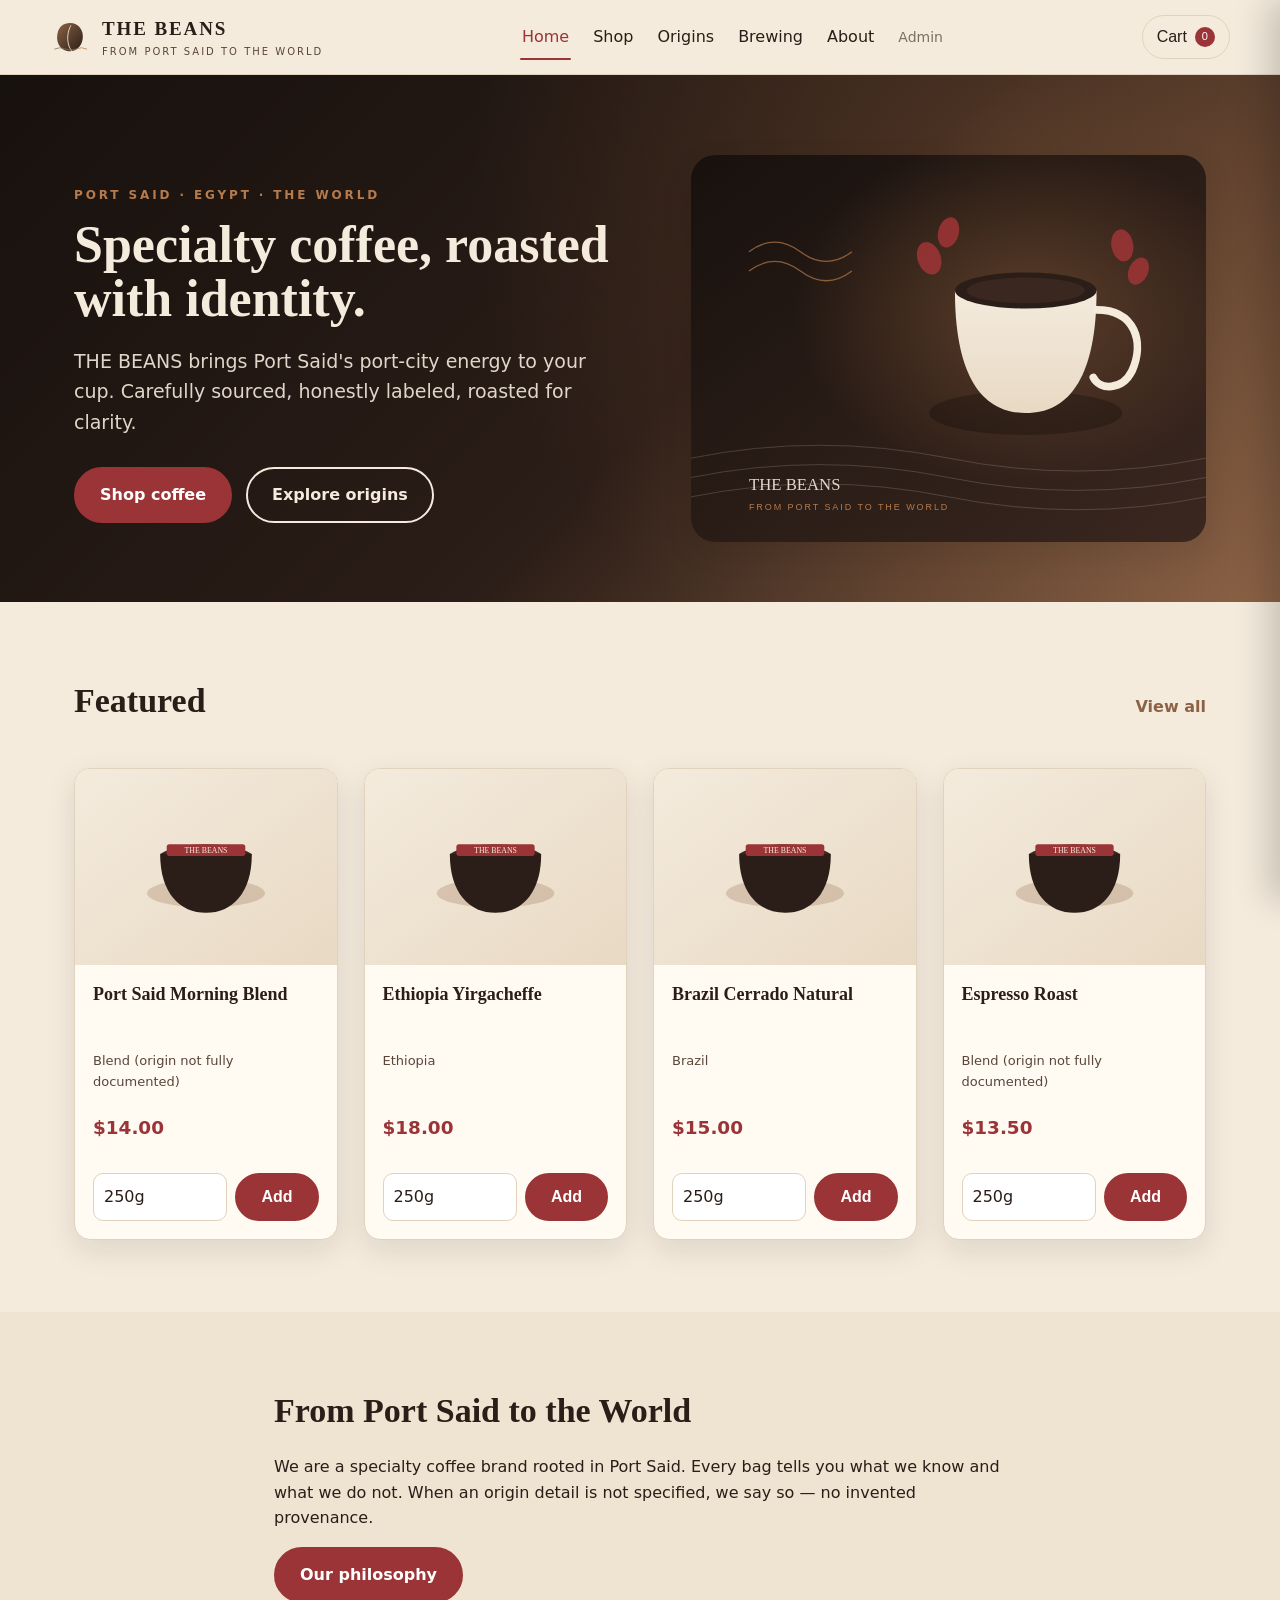
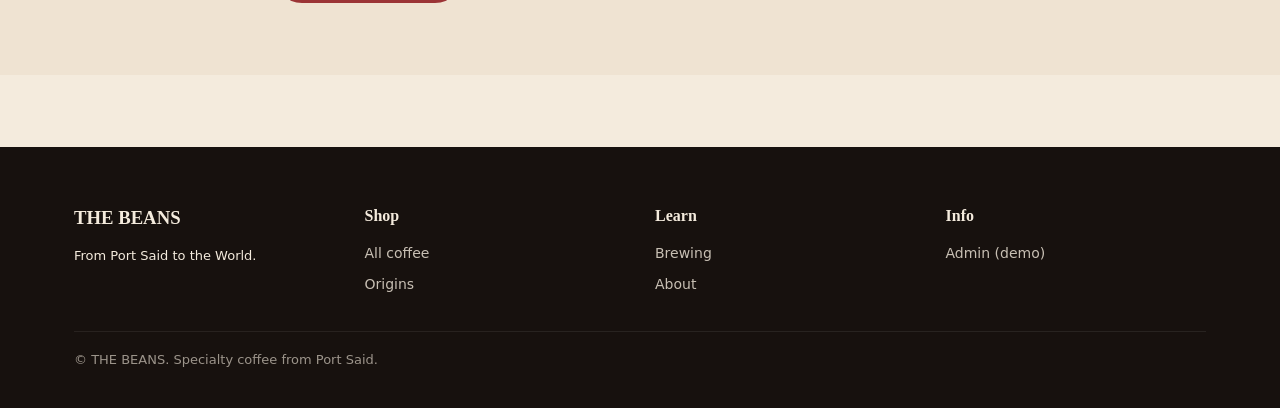
<file: index.html>
<!DOCTYPE html>
<html lang="en">
<head>
  <meta charset="utf-8">
  <meta name="viewport" content="width=device-width, initial-scale=1">
  <title>THE BEANS | Specialty Coffee from Port Said</title>
  <meta name="description" content="THE BEANS specialty coffee. From Port Said to the World.">
  <link rel="icon" href="favicon.svg" type="image/svg+xml">
  <link rel="stylesheet" href="assets/css/styles.css">
</head>
<body>
  <a class="skip-link" href="#main">Skip to content</a>
  <header class="site-header">
    <div class="container nav-row">
      <a class="brand" href="index.html"><img src="assets/images/logo.svg" width="40" height="40" alt="THE BEANS logo"><span><span class="brand-name">THE BEANS</span><span class="brand-tag">FROM PORT SAID TO THE WORLD</span></span></a>
      <button class="nav-toggle" aria-label="Toggle navigation"><span></span><span></span><span></span></button>
      <nav class="site-nav">
        <a href="index.html">Home</a>
        <a href="shop.html">Shop</a>
        <a href="origins.html">Origins</a>
        <a href="brewing.html">Brewing</a>
        <a href="about.html">About</a>
        <a class="nav-admin" href="admin.html">Admin</a>
      </nav>
      <button id="cart-btn" class="cart-btn" aria-label="Open cart">Cart <span id="cart-count" class="cart-count">0</span></button>
    </div>
  </header>
  <main id="main">
    <section class="hero">
      <div class="container hero-grid">
        <div class="hero-copy">
          <p class="eyebrow">PORT SAID · EGYPT · THE WORLD</p>
          <h1>Specialty coffee, roasted with identity.</h1>
          <p class="hero-lead">THE BEANS brings Port Said's port-city energy to your cup. Carefully sourced, honestly labeled, roasted for clarity.</p>
          <div class="hero-actions">
            <a class="btn btn-primary" href="shop.html">Shop coffee</a>
            <a class="btn btn-ghost" href="origins.html">Explore origins</a>
          </div>
        </div>
        <div class="hero-visual"><img src="assets/images/hero-illustration.svg" alt="THE BEANS brand illustration" width="800" height="600" loading="eager" decoding="async"></div>
      </div>
    </section>
    <section class="section">
      <div class="container">
        <div class="section-head"><h2>Featured</h2><a class="link" href="shop.html">View all</a></div>
        <div id="featured-grid" class="product-grid"></div>
      </div>
    </section>
    <section class="section alt">
      <div class="container narrow">
        <h2>From Port Said to the World</h2>
        <p>We are a specialty coffee brand rooted in Port Said. Every bag tells you what we know and what we do not. When an origin detail is not specified, we say so — no invented provenance.</p>
        <a class="btn btn-primary" href="about.html">Our philosophy</a>
      </div>
    </section>
  </main>
  <footer class="site-footer">
    <div class="container">
      <div class="footer-grid">
        <div><h3>THE BEANS</h3><p class="small">From Port Said to the World.</p></div>
        <div><h4>Shop</h4><a href="shop.html">All coffee</a><a href="origins.html">Origins</a></div>
        <div><h4>Learn</h4><a href="brewing.html">Brewing</a><a href="about.html">About</a></div>
        <div><h4>Info</h4><a href="admin.html">Admin (demo)</a></div>
      </div>
      <p class="footer-bottom">© THE BEANS. Specialty coffee from Port Said.</p>
    </div>
  </footer>
  <div id="drawer-backdrop" class="drawer-backdrop"></div>
  <aside id="cart-drawer" class="cart-drawer" aria-label="Shopping cart">
    <div class="cart-head"><h2>Cart</h2><button id="cart-close" class="icon-btn">Close</button></div>
    <div id="cart-items" class="cart-items"></div>
    <div class="cart-foot"><p class="cart-total" id="cart-total">$0.00</p><button class="btn btn-primary btn-block" onclick="alert('Checkout is not available in this static demo.')">Checkout</button></div>
  </aside>
  <script type="module" src="assets/js/main.js"></script>
</body>
</html>
</file>
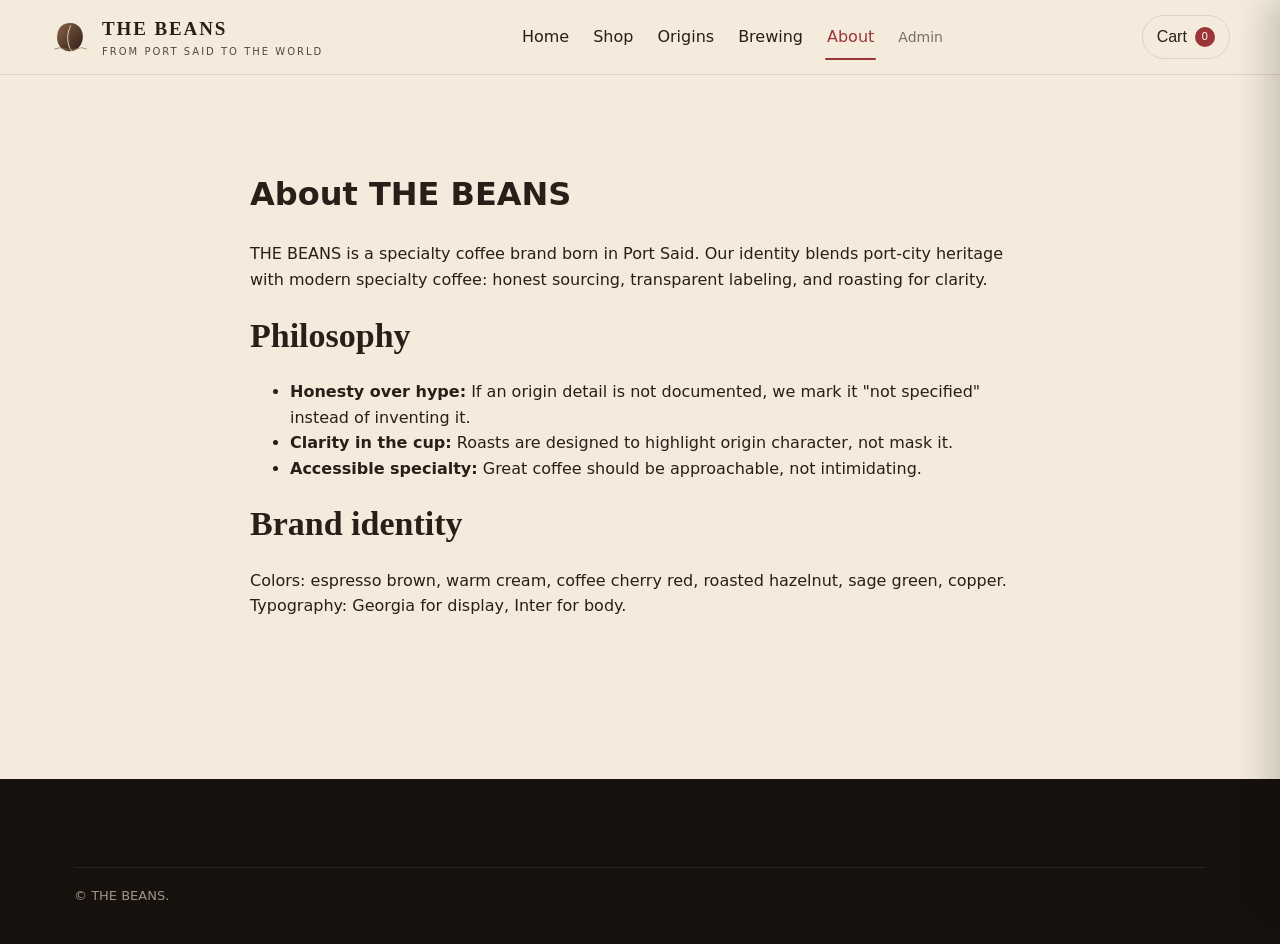
<file: about.html>
<!DOCTYPE html>
<html lang="en">
<head>
  <meta charset="utf-8">
  <meta name="viewport" content="width=device-width, initial-scale=1">
  <title>About | THE BEANS</title>
  <meta name="description" content="Learn about THE BEANS specialty coffee brand from Port Said.">
  <link rel="icon" href="favicon.svg" type="image/svg+xml">
  <link rel="stylesheet" href="assets/css/styles.css">
</head>
<body>
  <a class="skip-link" href="#main">Skip to content</a>
  <header class="site-header">
    <div class="container nav-row">
      <a class="brand" href="index.html"><img src="assets/images/logo.svg" width="40" height="40" alt="THE BEANS logo"><span><span class="brand-name">THE BEANS</span><span class="brand-tag">FROM PORT SAID TO THE WORLD</span></span></a>
      <button class="nav-toggle" aria-label="Toggle navigation"><span></span><span></span><span></span></button>
      <nav class="site-nav">
        <a href="index.html">Home</a>
        <a href="shop.html">Shop</a>
        <a href="origins.html">Origins</a>
        <a href="brewing.html">Brewing</a>
        <a href="about.html">About</a>
        <a class="nav-admin" href="admin.html">Admin</a>
      </nav>
      <button id="cart-btn" class="cart-btn" aria-label="Open cart">Cart <span id="cart-count" class="cart-count">0</span></button>
    </div>
  </header>
  <main id="main" class="container section narrow">
    <h1>About THE BEANS</h1>
    <p>THE BEANS is a specialty coffee brand born in Port Said. Our identity blends port-city heritage with modern specialty coffee: honest sourcing, transparent labeling, and roasting for clarity.</p>
    <h2>Philosophy</h2>
    <ul>
      <li><strong>Honesty over hype:</strong> If an origin detail is not documented, we mark it "not specified" instead of inventing it.</li>
      <li><strong>Clarity in the cup:</strong> Roasts are designed to highlight origin character, not mask it.</li>
      <li><strong>Accessible specialty:</strong> Great coffee should be approachable, not intimidating.</li>
    </ul>
    <h2>Brand identity</h2>
    <p>Colors: espresso brown, warm cream, coffee cherry red, roasted hazelnut, sage green, copper. Typography: Georgia for display, Inter for body.</p>
  </main>
  <footer class="site-footer"><div class="container"><p class="footer-bottom">© THE BEANS.</p></div></footer>
  <div id="drawer-backdrop" class="drawer-backdrop"></div>
  <aside id="cart-drawer" class="cart-drawer" aria-label="Shopping cart">
    <div class="cart-head"><h2>Cart</h2><button id="cart-close" class="icon-btn">Close</button></div>
    <div id="cart-items" class="cart-items"></div>
    <div class="cart-foot"><p class="cart-total" id="cart-total">$0.00</p><button class="btn btn-primary btn-block" onclick="alert('Checkout is not available in this static demo.')">Checkout</button></div>
  </aside>
  <script type="module" src="assets/js/main.js"></script>
</body>
</html>
</file>
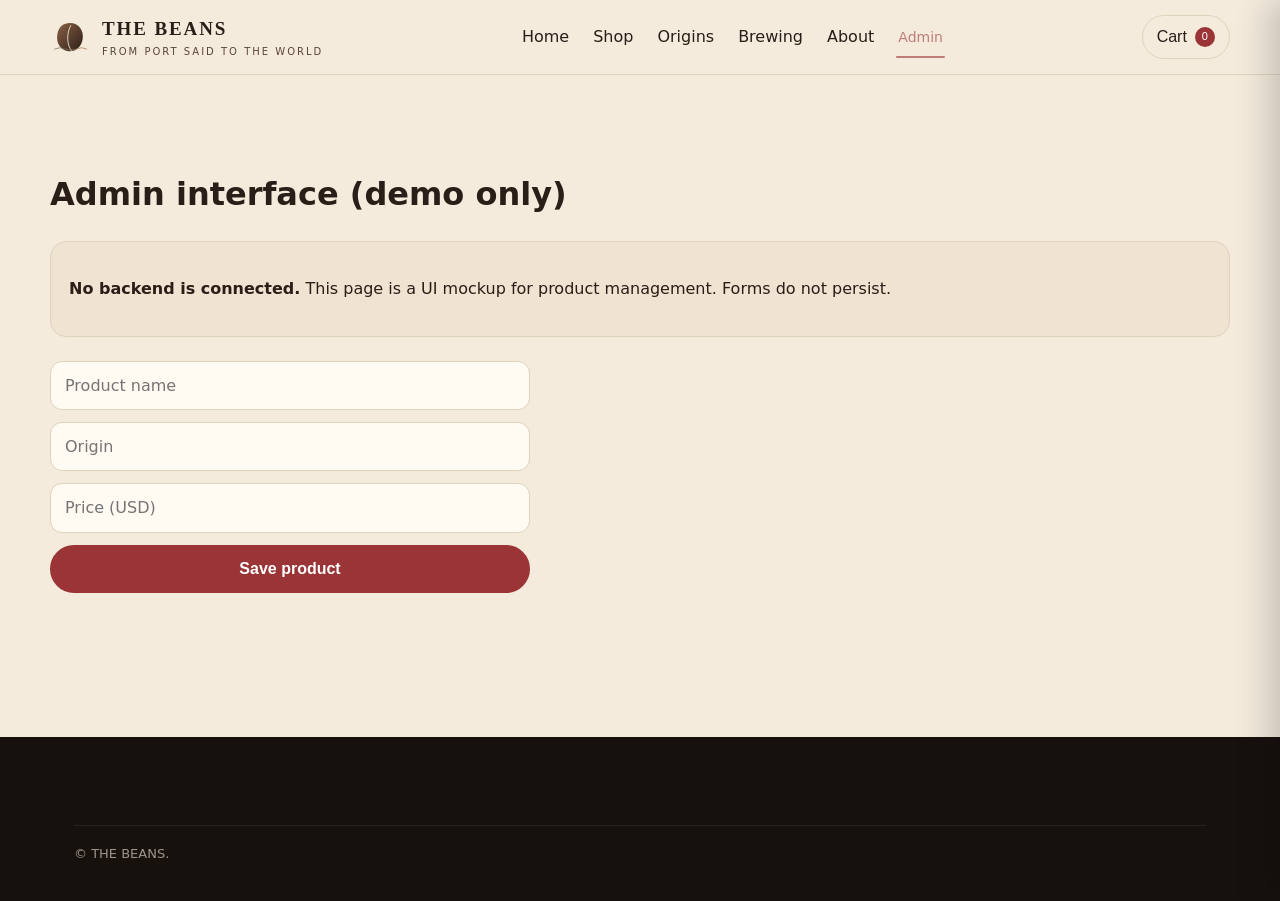
<file: admin.html>
<!DOCTYPE html>
<html lang="en">
<head>
  <meta charset="utf-8">
  <meta name="viewport" content="width=device-width, initial-scale=1">
  <title>Admin (Demo) | THE BEANS</title>
  <link rel="icon" href="favicon.svg" type="image/svg+xml">
  <link rel="stylesheet" href="assets/css/styles.css">
</head>
<body>
  <a class="skip-link" href="#main">Skip to content</a>
  <header class="site-header">
    <div class="container nav-row">
      <a class="brand" href="index.html"><img src="assets/images/logo.svg" width="40" height="40" alt="THE BEANS logo"><span><span class="brand-name">THE BEANS</span><span class="brand-tag">FROM PORT SAID TO THE WORLD</span></span></a>
      <button class="nav-toggle" aria-label="Toggle navigation"><span></span><span></span><span></span></button>
      <nav class="site-nav">
        <a href="index.html">Home</a>
        <a href="shop.html">Shop</a>
        <a href="origins.html">Origins</a>
        <a href="brewing.html">Brewing</a>
        <a href="about.html">About</a>
        <a class="nav-admin" href="admin.html">Admin</a>
      </nav>
      <button id="cart-btn" class="cart-btn" aria-label="Open cart">Cart <span id="cart-count" class="cart-count">0</span></button>
    </div>
  </header>
  <main id="main" class="container section">
    <h1>Admin interface (demo only)</h1>
    <div class="admin-note">
      <p><strong>No backend is connected.</strong> This page is a UI mockup for product management. Forms do not persist.</p>
    </div>
    <form style="margin-top:24px; display:grid; gap:12px; max-width:480px;">
      <input placeholder="Product name" aria-label="Product name">
      <input placeholder="Origin" aria-label="Origin">
      <input placeholder="Price (USD)" aria-label="Price">
      <button type="button" class="btn btn-primary" onclick="alert('Demo only: no backend connected.')">Save product</button>
    </form>
  </main>
  <footer class="site-footer"><div class="container"><p class="footer-bottom">© THE BEANS.</p></div></footer>
  <div id="drawer-backdrop" class="drawer-backdrop"></div>
  <aside id="cart-drawer" class="cart-drawer" aria-label="Shopping cart">
    <div class="cart-head"><h2>Cart</h2><button id="cart-close" class="icon-btn">Close</button></div>
    <div id="cart-items" class="cart-items"></div>
    <div class="cart-foot"><p class="cart-total" id="cart-total">$0.00</p><button class="btn btn-primary btn-block" onclick="alert('Checkout is not available in this static demo.')">Checkout</button></div>
  </aside>
  <script type="module" src="assets/js/main.js"></script>
</body>
</html>
</file>
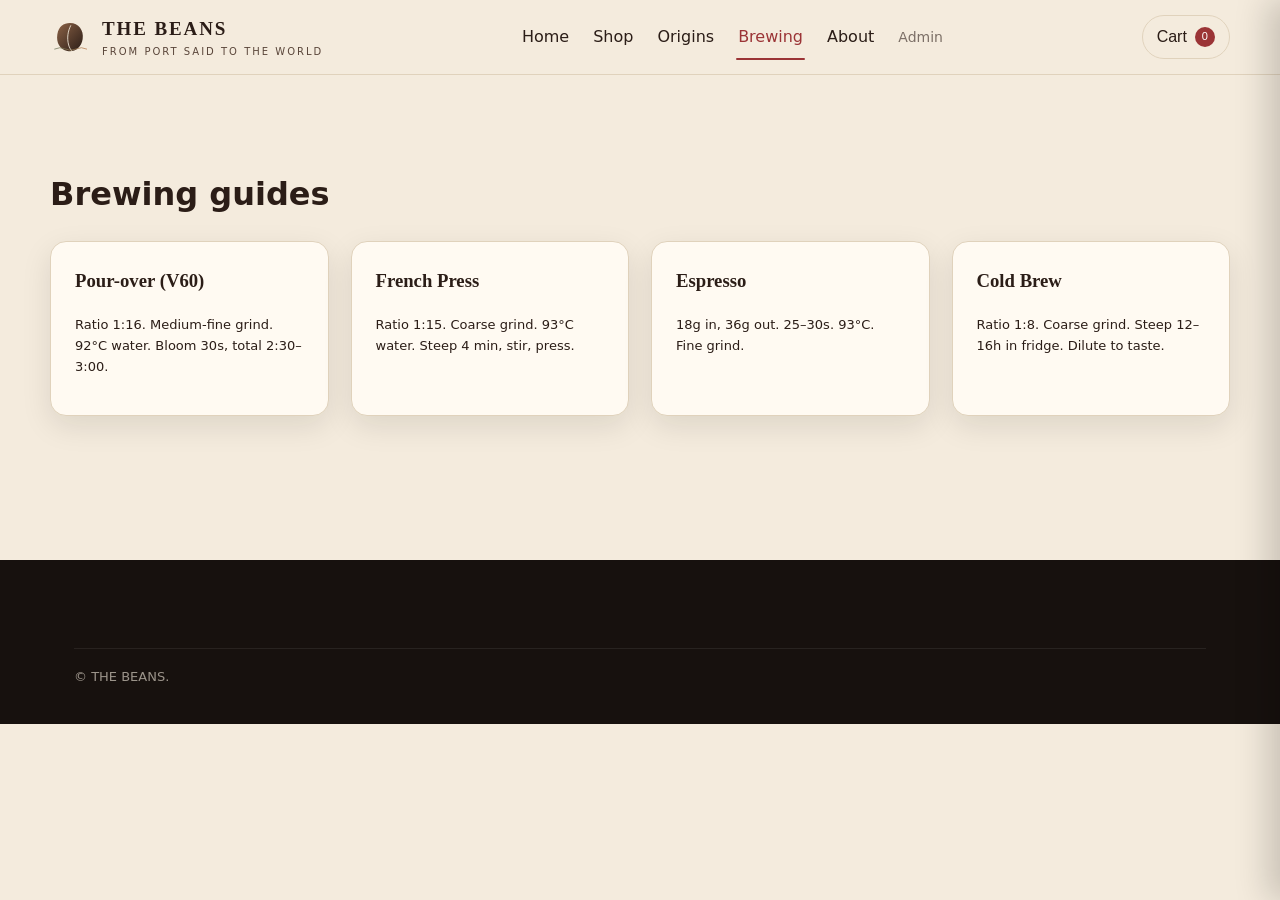
<file: brewing.html>
<!DOCTYPE html>
<html lang="en">
<head>
  <meta charset="utf-8">
  <meta name="viewport" content="width=device-width, initial-scale=1">
  <title>Brewing | THE BEANS</title>
  <meta name="description" content="Brewing guides for pour-over, French press, espresso and cold brew.">
  <link rel="icon" href="favicon.svg" type="image/svg+xml">
  <link rel="stylesheet" href="assets/css/styles.css">
</head>
<body>
  <a class="skip-link" href="#main">Skip to content</a>
  <header class="site-header">
    <div class="container nav-row">
      <a class="brand" href="index.html"><img src="assets/images/logo.svg" width="40" height="40" alt="THE BEANS logo"><span><span class="brand-name">THE BEANS</span><span class="brand-tag">FROM PORT SAID TO THE WORLD</span></span></a>
      <button class="nav-toggle" aria-label="Toggle navigation"><span></span><span></span><span></span></button>
      <nav class="site-nav">
        <a href="index.html">Home</a>
        <a href="shop.html">Shop</a>
        <a href="origins.html">Origins</a>
        <a href="brewing.html">Brewing</a>
        <a href="about.html">About</a>
        <a class="nav-admin" href="admin.html">Admin</a>
      </nav>
      <button id="cart-btn" class="cart-btn" aria-label="Open cart">Cart <span id="cart-count" class="cart-count">0</span></button>
    </div>
  </header>
  <main id="main" class="container section">
    <h1>Brewing guides</h1>
    <div class="brew-grid">
      <article class="brew-card"><h3>Pour-over (V60)</h3><p class="small">Ratio 1:16. Medium-fine grind. 92°C water. Bloom 30s, total 2:30–3:00.</p></article>
      <article class="brew-card"><h3>French Press</h3><p class="small">Ratio 1:15. Coarse grind. 93°C water. Steep 4 min, stir, press.</p></article>
      <article class="brew-card"><h3>Espresso</h3><p class="small">18g in, 36g out. 25–30s. 93°C. Fine grind.</p></article>
      <article class="brew-card"><h3>Cold Brew</h3><p class="small">Ratio 1:8. Coarse grind. Steep 12–16h in fridge. Dilute to taste.</p></article>
    </div>
  </main>
  <footer class="site-footer"><div class="container"><p class="footer-bottom">© THE BEANS.</p></div></footer>
  <div id="drawer-backdrop" class="drawer-backdrop"></div>
  <aside id="cart-drawer" class="cart-drawer" aria-label="Shopping cart">
    <div class="cart-head"><h2>Cart</h2><button id="cart-close" class="icon-btn">Close</button></div>
    <div id="cart-items" class="cart-items"></div>
    <div class="cart-foot"><p class="cart-total" id="cart-total">$0.00</p><button class="btn btn-primary btn-block" onclick="alert('Checkout is not available in this static demo.')">Checkout</button></div>
  </aside>
  <script type="module" src="assets/js/main.js"></script>
</body>
</html>
</file>
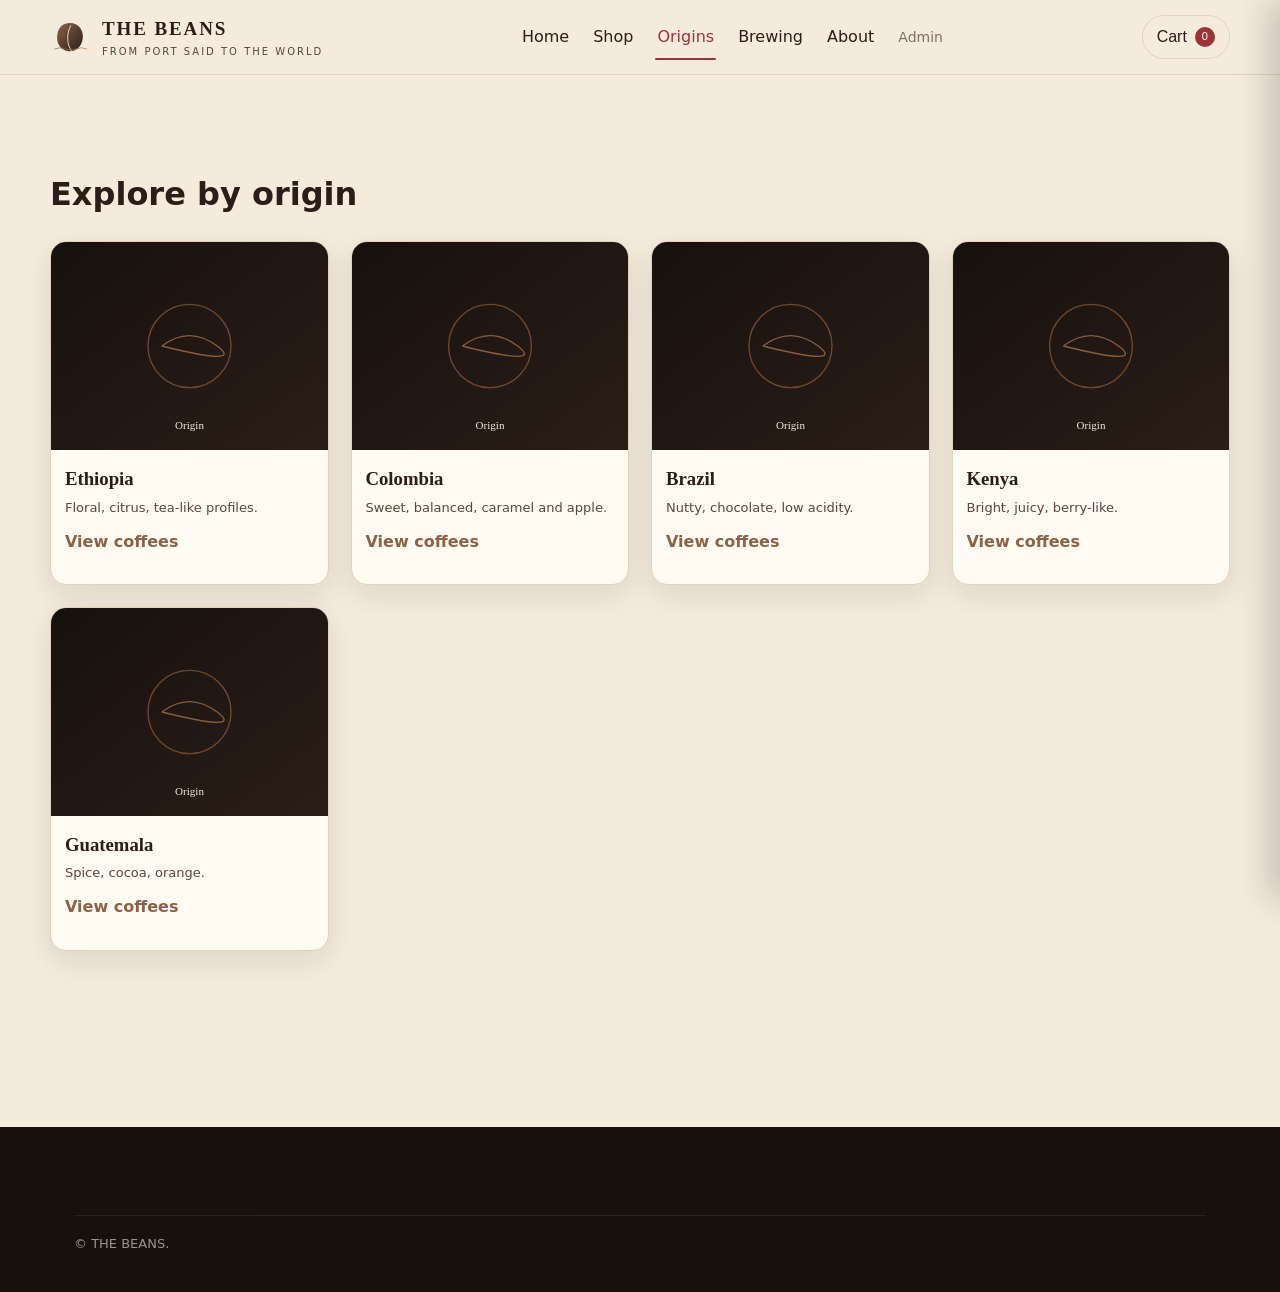
<file: origins.html>
<!DOCTYPE html>
<html lang="en">
<head>
  <meta charset="utf-8">
  <meta name="viewport" content="width=device-width, initial-scale=1">
  <title>Origins | THE BEANS</title>
  <meta name="description" content="Explore coffee origins: Ethiopia, Colombia, Brazil, Kenya, Guatemala.">
  <link rel="icon" href="favicon.svg" type="image/svg+xml">
  <link rel="stylesheet" href="assets/css/styles.css">
</head>
<body>
  <a class="skip-link" href="#main">Skip to content</a>
  <header class="site-header">
    <div class="container nav-row">
      <a class="brand" href="index.html"><img src="assets/images/logo.svg" width="40" height="40" alt="THE BEANS logo"><span><span class="brand-name">THE BEANS</span><span class="brand-tag">FROM PORT SAID TO THE WORLD</span></span></a>
      <button class="nav-toggle" aria-label="Toggle navigation"><span></span><span></span><span></span></button>
      <nav class="site-nav">
        <a href="index.html">Home</a>
        <a href="shop.html">Shop</a>
        <a href="origins.html">Origins</a>
        <a href="brewing.html">Brewing</a>
        <a href="about.html">About</a>
        <a class="nav-admin" href="admin.html">Admin</a>
      </nav>
      <button id="cart-btn" class="cart-btn" aria-label="Open cart">Cart <span id="cart-count" class="cart-count">0</span></button>
    </div>
  </header>
  <main id="main" class="container section">
    <h1>Explore by origin</h1>
    <div id="origin-grid" class="origin-grid"></div>
    <div id="origin-products" style="margin-top:32px;"></div>
  </main>
  <footer class="site-footer"><div class="container"><p class="footer-bottom">© THE BEANS.</p></div></footer>
  <div id="drawer-backdrop" class="drawer-backdrop"></div>
  <aside id="cart-drawer" class="cart-drawer" aria-label="Shopping cart">
    <div class="cart-head"><h2>Cart</h2><button id="cart-close" class="icon-btn">Close</button></div>
    <div id="cart-items" class="cart-items"></div>
    <div class="cart-foot"><p class="cart-total" id="cart-total">$0.00</p><button class="btn btn-primary btn-block" onclick="alert('Checkout is not available in this static demo.')">Checkout</button></div>
  </aside>
  <script type="module" src="assets/js/main.js"></script>
  <script type="module" src="assets/js/origins.js"></script>
</body>
</html>
</file>
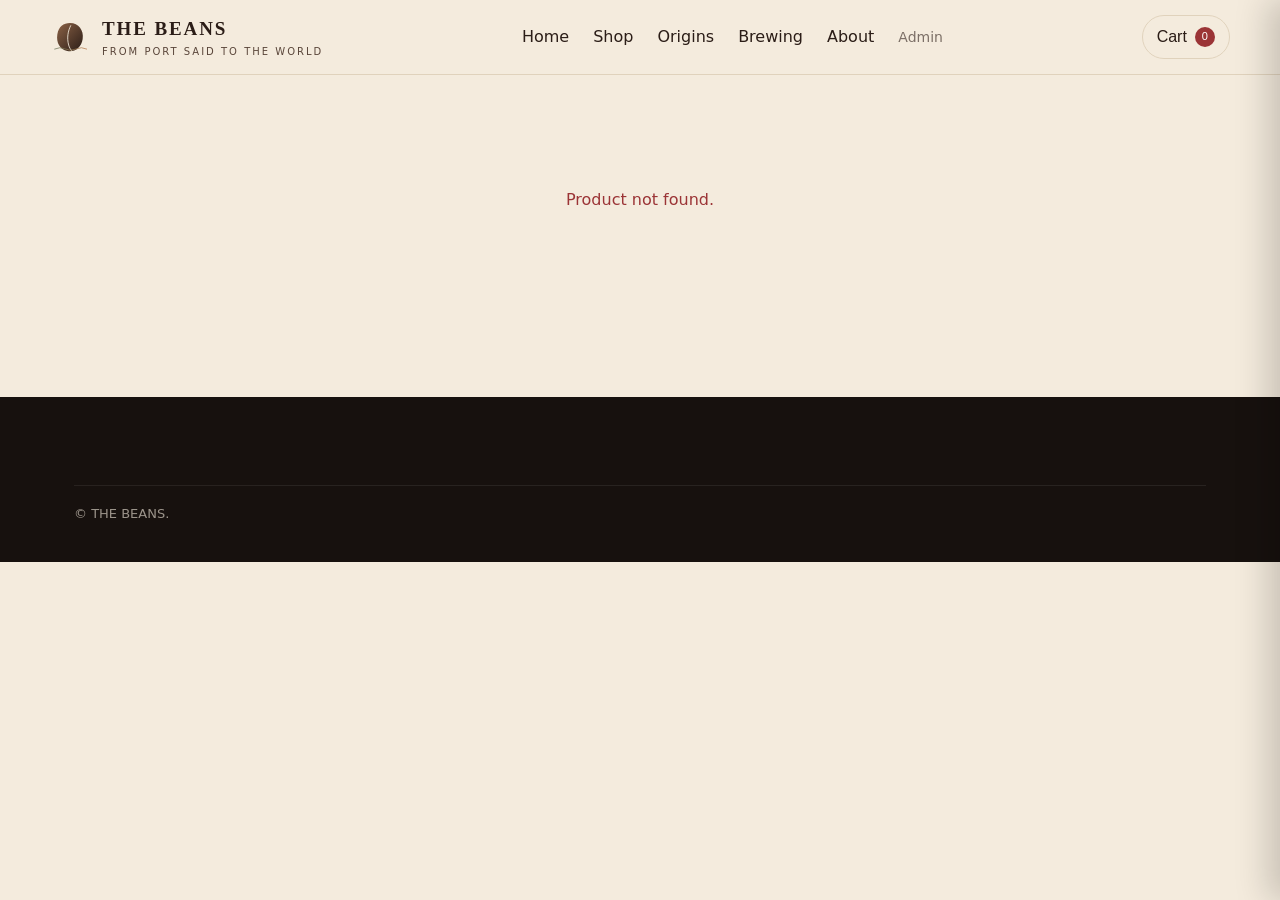
<file: product.html>
<!DOCTYPE html>
<html lang="en">
<head>
  <meta charset="utf-8">
  <meta name="viewport" content="width=device-width, initial-scale=1">
  <title>Product | THE BEANS</title>
  <meta name="description" content="THE BEANS coffee product details.">
  <link rel="icon" href="favicon.svg" type="image/svg+xml">
  <link rel="stylesheet" href="assets/css/styles.css">
</head>
<body>
  <a class="skip-link" href="#main">Skip to content</a>
  <header class="site-header">
    <div class="container nav-row">
      <a class="brand" href="index.html"><img src="assets/images/logo.svg" width="40" height="40" alt="THE BEANS logo"><span><span class="brand-name">THE BEANS</span><span class="brand-tag">FROM PORT SAID TO THE WORLD</span></span></a>
      <button class="nav-toggle" aria-label="Toggle navigation"><span></span><span></span><span></span></button>
      <nav class="site-nav">
        <a href="index.html">Home</a>
        <a href="shop.html">Shop</a>
        <a href="origins.html">Origins</a>
        <a href="brewing.html">Brewing</a>
        <a href="about.html">About</a>
        <a class="nav-admin" href="admin.html">Admin</a>
      </nav>
      <button id="cart-btn" class="cart-btn" aria-label="Open cart">Cart <span id="cart-count" class="cart-count">0</span></button>
    </div>
  </header>
  <main id="main" class="container section">
    <div id="product-detail"></div>
  </main>
  <footer class="site-footer"><div class="container"><p class="footer-bottom">© THE BEANS.</p></div></footer>
  <div id="drawer-backdrop" class="drawer-backdrop"></div>
  <aside id="cart-drawer" class="cart-drawer" aria-label="Shopping cart">
    <div class="cart-head"><h2>Cart</h2><button id="cart-close" class="icon-btn">Close</button></div>
    <div id="cart-items" class="cart-items"></div>
    <div class="cart-foot"><p class="cart-total" id="cart-total">$0.00</p><button class="btn btn-primary btn-block" onclick="alert('Checkout is not available in this static demo.')">Checkout</button></div>
  </aside>
  <script type="module" src="assets/js/main.js"></script>
  <script type="module" src="assets/js/product.js"></script>
</body>
</html>
</file>
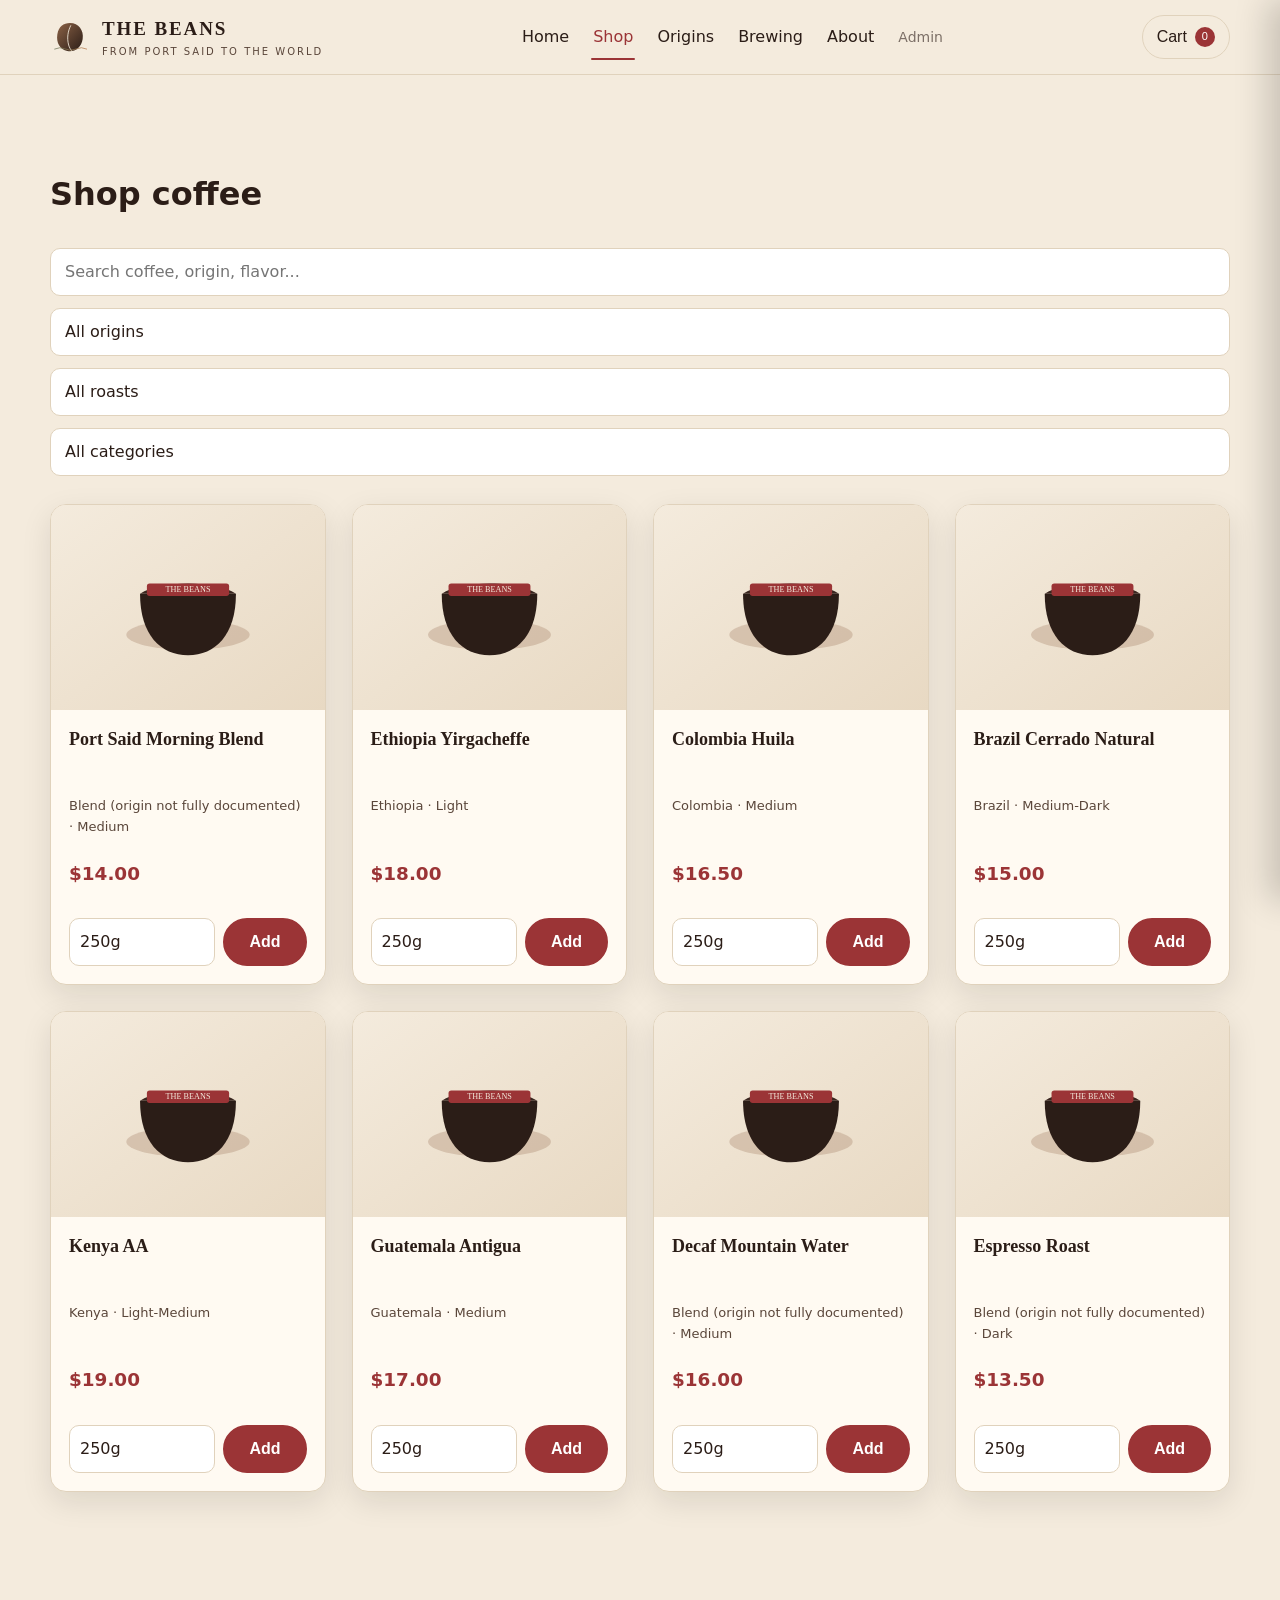
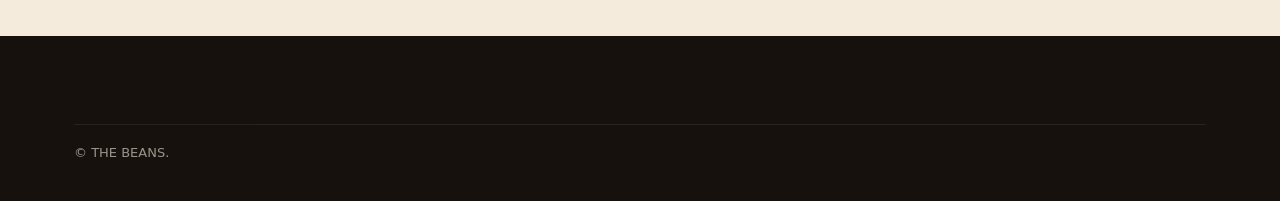
<file: shop.html>
<!DOCTYPE html>
<html lang="en">
<head>
  <meta charset="utf-8">
  <meta name="viewport" content="width=device-width, initial-scale=1">
  <title>Shop | THE BEANS</title>
  <meta name="description" content="Shop THE BEANS specialty coffee: single origins, blends, decaf and espresso.">
  <link rel="icon" href="favicon.svg" type="image/svg+xml">
  <link rel="stylesheet" href="assets/css/styles.css">
</head>
<body>
  <a class="skip-link" href="#main">Skip to content</a>
  <header class="site-header">
    <div class="container nav-row">
      <a class="brand" href="index.html"><img src="assets/images/logo.svg" width="40" height="40" alt="THE BEANS logo"><span><span class="brand-name">THE BEANS</span><span class="brand-tag">FROM PORT SAID TO THE WORLD</span></span></a>
      <button class="nav-toggle" aria-label="Toggle navigation"><span></span><span></span><span></span></button>
      <nav class="site-nav">
        <a href="index.html">Home</a>
        <a href="shop.html">Shop</a>
        <a href="origins.html">Origins</a>
        <a href="brewing.html">Brewing</a>
        <a href="about.html">About</a>
        <a class="nav-admin" href="admin.html">Admin</a>
      </nav>
      <button id="cart-btn" class="cart-btn" aria-label="Open cart">Cart <span id="cart-count" class="cart-count">0</span></button>
    </div>
  </header>
  <main id="main" class="container section">
    <h1>Shop coffee</h1>
    <div class="filters">
      <input id="search" type="search" placeholder="Search coffee, origin, flavor..." aria-label="Search coffee">
      <select id="filter-origin" aria-label="Filter by origin"><option value="">All origins</option></select>
      <select id="filter-roast" aria-label="Filter by roast"><option value="">All roasts</option></select>
      <select id="filter-category" aria-label="Filter by category"><option value="">All categories</option></select>
    </div>
    <div id="shop-grid" class="product-grid"></div>
  </main>
  <footer class="site-footer"><div class="container"><p class="footer-bottom">© THE BEANS.</p></div></footer>
  <div id="drawer-backdrop" class="drawer-backdrop"></div>
  <aside id="cart-drawer" class="cart-drawer" aria-label="Shopping cart">
    <div class="cart-head"><h2>Cart</h2><button id="cart-close" class="icon-btn">Close</button></div>
    <div id="cart-items" class="cart-items"></div>
    <div class="cart-foot"><p class="cart-total" id="cart-total">$0.00</p><button class="btn btn-primary btn-block" onclick="alert('Checkout is not available in this static demo.')">Checkout</button></div>
  </aside>
  <script type="module" src="assets/js/main.js"></script>
  <script type="module" src="assets/js/shop.js"></script>
</body>
</html>
</file>
<file: assets/css/styles.css>
:root { color-scheme: light; }
:root {
  --espresso: #2B1D17;
  --dark-roast: #17110E;
  --warm-cream: #F4EBDD;
  --coffee-cherry: #9B3436;
  --roasted-hazelnut: #8B6246;
  --sage-green: #68765A;
  --copper: #B77A4B;
  --text: #2B1D17;
  --muted: #5a463a;
  --bg: #F4EBDD;
  --bg-alt: #efe3d2;
  --card: #fffaf2;
  --border: #e0d2bc;
  --radius: 16px;
  --shadow: 0 10px 30px rgba(23,17,14,0.10);
  --shadow-hover: 0 16px 40px rgba(23,17,14,0.16);
  --focus: 0 0 0 3px rgba(183,122,75,0.5);
  --transition: 200ms ease;
}
* { box-sizing: border-box; }
html { scroll-behavior: smooth; }
body { margin: 0; font-family: "Inter", system-ui, -apple-system, "Segoe UI", Roboto, sans-serif; background: var(--bg); color: var(--text); line-height: 1.6; -webkit-font-smoothing: antialiased; }
img { max-width: 100%; display: block; }
a { color: var(--roasted-hazelnut); text-decoration: none; transition: color var(--transition); }
a:hover { color: var(--coffee-cherry); }
.container { max-width: 1180px; margin: 0 auto; padding: 0 24px; }
.narrow { max-width: 780px; }
.skip-link { position: absolute; left: -9999px; }
.skip-link:focus { left: 16px; top: 16px; background: var(--espresso); color: var(--warm-cream); padding: 8px 12px; border-radius: 8px; z-index: 1000; }
.site-header { position: sticky; top: 0; z-index: 50; background: rgba(244,235,221,0.88); backdrop-filter: blur(12px); border-bottom: 1px solid var(--border); }
.nav-row { display: flex; align-items: center; justify-content: space-between; gap: 16px; padding: 14px 0; }
.brand { display: flex; align-items: center; gap: 12px; color: var(--espresso); }
.brand img { border-radius: 10px; }
.brand-name { display: block; font-family: "Georgia", serif; font-weight: 700; letter-spacing: 0.1em; font-size: 19px; }
.brand-tag { display: block; font-size: 10px; letter-spacing: 0.2em; color: var(--muted); }
.site-nav { display: flex; align-items: center; gap: 20px; }
.site-nav a { color: var(--espresso); font-weight: 500; padding: 6px 2px; position: relative; }
.site-nav a:hover { color: var(--coffee-cherry); }
.site-nav a[aria-current="page"] { color: var(--coffee-cherry); }
.site-nav a[aria-current="page"]::after { content: ""; position: absolute; left: 0; right: 0; bottom: -4px; height: 2px; background: var(--coffee-cherry); border-radius: 2px; }
.nav-admin { opacity: 0.6; font-size: 14px; }
.cart-btn { background: none; border: 1px solid var(--border); border-radius: 999px; padding: 8px 14px; cursor: pointer; color: var(--espresso); display: inline-flex; align-items: center; gap: 8px; font-weight: 500; transition: border-color var(--transition), background var(--transition); }
.cart-btn:hover { border-color: var(--roasted-hazelnut); background: rgba(139,98,70,0.06); }
.cart-count { background: var(--coffee-cherry); color: #fff; border-radius: 999px; font-size: 11px; padding: 0 7px; min-width: 20px; text-align: center; line-height: 1.8; }
.nav-toggle { display: none; background: none; border: 1px solid var(--border); border-radius: 8px; padding: 6px; cursor: pointer; }
.nav-toggle span { display: block; width: 20px; height: 2px; background: var(--espresso); margin: 4px 0; }
.hero { padding: 80px 0 60px; background: linear-gradient(135deg, var(--dark-roast) 0%, var(--espresso) 55%, var(--roasted-hazelnut) 100%); color: var(--warm-cream); position: relative; overflow: hidden; }
.hero::before { content: ""; position: absolute; inset: 0; background: radial-gradient(circle at 80% 20%, rgba(183,122,75,0.25), transparent 50%); pointer-events: none; }
.hero-grid { display: grid; grid-template-columns: 1.05fr 0.95fr; gap: 48px; align-items: center; position: relative; }
.hero-copy h1 { font-family: "Georgia", serif; font-size: 52px; line-height: 1.05; margin: 12px 0 16px; font-weight: 700; }
.eyebrow { letter-spacing: 0.24em; font-size: 12px; color: var(--copper); font-weight: 600; }
.hero-lead { font-size: 19px; opacity: 0.9; max-width: 520px; }
.hero-actions { display: flex; gap: 14px; margin-top: 30px; flex-wrap: wrap; }
.hero-visual { position: relative; }
.hero-visual img { border-radius: var(--radius); box-shadow: 0 24px 60px rgba(0,0,0,0.35); width: 100%; height: auto; }
.btn { display: inline-block; padding: 13px 24px; border-radius: 999px; font-weight: 600; border: 2px solid transparent; cursor: pointer; transition: transform var(--transition), background var(--transition), border-color var(--transition); text-decoration: none; }
.btn:hover { transform: translateY(-2px); }
.btn-primary { background: var(--coffee-cherry); color: #fff; border-color: var(--coffee-cherry); }
.btn-primary:hover { background: #7f2a2c; color: #fff; border-color: #7f2a2c; }
.btn-ghost { background: transparent; color: var(--warm-cream); border-color: var(--warm-cream); }
.btn-ghost:hover { background: rgba(255,255,255,0.12); color: var(--warm-cream); }
.btn-block { width: 100%; text-align: center; }
.icon-btn { background: none; border: 1px solid var(--border); border-radius: 8px; padding: 4px 10px; cursor: pointer; color: var(--espresso); transition: background var(--transition); }
.icon-btn:hover { background: var(--bg-alt); }
.section { padding: 72px 0; }
.section.alt { background: var(--bg-alt); }
.section-head { display: flex; align-items: baseline; justify-content: space-between; margin-bottom: 32px; gap: 16px; flex-wrap: wrap; }
.section h2 { font-family: "Georgia", serif; font-size: 34px; margin: 0 0 8px; }
.link { font-weight: 600; }
.empty-state { color: var(--muted); padding: 32px; text-align: center; border: 1px dashed var(--border); border-radius: var(--radius); background: var(--card); }
.product-grid { display: grid; grid-template-columns: repeat(auto-fill, minmax(260px, 1fr)); gap: 26px; }
.product-card { background: var(--card); border: 1px solid var(--border); border-radius: var(--radius); overflow: hidden; box-shadow: var(--shadow); display: flex; flex-direction: column; transition: transform var(--transition), box-shadow var(--transition); }
.product-card:hover { transform: translateY(-6px); box-shadow: var(--shadow-hover); }
.product-card img { aspect-ratio: 4/3; object-fit: cover; background: var(--bg-alt); width: 100%; }
.product-body { padding: 18px; display: flex; flex-direction: column; gap: 6px; flex: 1; }
.product-body h3 { margin: 0; font-size: 18px; font-family: "Georgia", serif; }
.product-body h3 a { color: var(--espresso); }
.product-body h3 a:hover { color: var(--coffee-cherry); }
.price { font-weight: 700; color: var(--coffee-cherry); font-size: 20px; margin: 6px 0; }
.product-actions { display: flex; gap: 8px; align-items: center; margin-top: auto; padding-top: 8px; }
.product-actions select { flex: 1; padding: 9px 10px; border-radius: 10px; border: 1px solid var(--border); background: #fff; font-size: 14px; }
.origin-grid { display: grid; grid-template-columns: repeat(auto-fill, minmax(220px, 1fr)); gap: 22px; }
.origin-card { background: var(--card); border: 1px solid var(--border); border-radius: var(--radius); overflow: hidden; box-shadow: var(--shadow); transition: transform var(--transition); }
.origin-card:hover { transform: translateY(-4px); }
.origin-card img { aspect-ratio: 4/3; object-fit: cover; width: 100%; }
.origin-card h3, .origin-card p { padding: 0 16px; }
.origin-card h3 { margin: 14px 0 4px; font-family: "Georgia", serif; }
.origin-card p { margin: 0 0 10px; }
.origin-card a { padding: 0 16px 16px; display: inline-block; font-weight: 600; }
.brew-grid { display: grid; grid-template-columns: repeat(auto-fill, minmax(250px, 1fr)); gap: 22px; }
.brew-card { background: var(--card); border: 1px solid var(--border); border-radius: var(--radius); padding: 24px; box-shadow: var(--shadow); transition: transform var(--transition); }
.brew-card:hover { transform: translateY(-4px); }
.brew-card h3 { font-family: "Georgia", serif; margin-top: 0; }
.product-detail-grid { display: grid; grid-template-columns: 1fr 1fr; gap: 48px; align-items: start; margin-top: 24px; }
.product-detail-grid img { border-radius: var(--radius); box-shadow: var(--shadow); width: 100%; }
.filters { display: flex; flex-wrap: wrap; gap: 12px; margin: 28px 0; }
.filters input, .filters select { padding: 11px 14px; border-radius: 10px; border: 1px solid var(--border); background: #fff; min-width: 160px; font-size: 14px; }
.filters input { flex: 1; min-width: 220px; }
.state { padding: 24px; text-align: center; color: var(--muted); }
.state.error { color: var(--coffee-cherry); }
.cart-drawer { position: fixed; top: 0; right: 0; width: 380px; max-width: 92vw; height: 100vh; background: var(--card); box-shadow: -12px 0 32px rgba(0,0,0,0.18); transform: translateX(100%); transition: transform .3s ease; z-index: 60; display: flex; flex-direction: column; }
.cart-drawer.open { transform: translateX(0); }
.drawer-backdrop { position: fixed; inset: 0; background: rgba(10,6,4,0.45); opacity: 0; pointer-events: none; transition: opacity .3s; z-index: 55; }
.drawer-backdrop.open { opacity: 1; pointer-events: auto; }
.cart-head { display: flex; justify-content: space-between; align-items: center; padding: 18px; border-bottom: 1px solid var(--border); }
.cart-items { flex: 1; overflow: auto; padding: 18px; display: flex; flex-direction: column; gap: 12px; }
.cart-item { display: flex; justify-content: space-between; gap: 10px; padding: 12px; border: 1px solid var(--border); border-radius: 10px; background: #fff; }
.cart-item-actions { display: flex; align-items: center; gap: 6px; }
.cart-foot { padding: 18px; border-top: 1px solid var(--border); display: flex; flex-direction: column; gap: 12px; }
.cart-total { font-weight: 700; font-size: 20px; color: var(--espresso); }
.site-footer { background: var(--dark-roast); color: var(--warm-cream); padding: 56px 0 24px; margin-top: 72px; }
.site-footer a { color: var(--warm-cream); opacity: 0.8; display: block; padding: 4px 0; font-size: 14px; }
.site-footer a:hover { color: var(--copper); opacity: 1; }
.site-footer h3, .site-footer h4 { font-family: "Georgia", serif; margin: 0 0 10px; }
.footer-grid { display: grid; grid-template-columns: repeat(auto-fit, minmax(170px, 1fr)); gap: 30px; }
.footer-bottom { margin-top: 32px; padding-top: 18px; border-top: 1px solid rgba(255,255,255,0.12); font-size: 13px; opacity: 0.6; }
.muted { color: var(--muted); }
.muted.small, .small { font-size: 13px; }
.admin-note { background: var(--bg-alt); padding: 18px; border-radius: var(--radius); border: 1px solid var(--border); }
@media (max-width: 768px) {
  .container { padding: 0 18px; }
  .hero { padding: 56px 0 40px; }
  .hero-grid { grid-template-columns: 1fr; gap: 28px; }
  .hero-copy h1 { font-size: 38px; }
  .hero-lead { font-size: 17px; }
  .product-detail-grid { grid-template-columns: 1fr; gap: 24px; }
  .section { padding: 52px 0; }
  .section h2 { font-size: 28px; }
  .site-nav { display: none; position: absolute; top: 68px; left: 0; right: 0; background: var(--bg); flex-direction: column; padding: 14px 20px; border-bottom: 1px solid var(--border); gap: 8px; }
  .site-nav.open { display: flex; }
  .nav-toggle { display: block; }
}
button:focus-visible, a:focus-visible, input:focus-visible, select:focus-visible { outline: none; box-shadow: var(--focus); }

/* Unified form controls: THE BEANS */
input,
select,
textarea {
  font: inherit;
  font-size: 16px;
  line-height: 1.45;
  min-height: 48px;
  padding: 12px 14px;
  border: 1px solid var(--border);
  border-radius: 12px;
  background: var(--card);
  color: var(--text);
  width: 100%;
  max-width: 100%;
  color-scheme: light;
  transition: border-color var(--transition, 200ms ease), box-shadow var(--transition, 200ms ease), background var(--transition, 200ms ease);
}
select {
  appearance: none;
  -webkit-appearance: none;
  -moz-appearance: none;
  padding-inline-end: 44px;
  background-image: url("data:image/svg+xml,%3Csvg xmlns='http://www.w3.org/2000/svg' width='16' height='16' viewBox='0 0 24 24' fill='none' stroke='%238B6246' stroke-width='2' stroke-linecap='round' stroke-linejoin='round'%3E%3Cpolyline points='6 9 12 15 18 9'%3E%3C/polyline%3E%3C/svg%3E");
  background-repeat: no-repeat;
  background-position: right 14px center;
  background-size: 16px 16px;
  cursor: pointer;
}
input[type="search"] {
  -webkit-appearance: none;
  appearance: none;
}
input[type="checkbox"],
input[type="radio"] {
  width: 20px;
  height: 20px;
  min-height: 20px;
  padding: 0;
  accent-color: var(--coffee-cherry);
  cursor: pointer;
}
select:focus,
input:focus,
textarea:focus {
  outline: none;
  border-color: var(--copper);
  box-shadow: var(--focus);
  background: #fffdf8;
}
select:disabled,
input:disabled,
textarea:disabled,
button:disabled {
  opacity: 0.55;
  cursor: not-allowed;
  background: var(--bg-alt);
}
select option,
select optgroup {
  background: var(--card);
  color: var(--text);
  font-size: 16px;
}
.filters input,
.filters select {
  min-height: 48px;
  font-size: 16px;
}
.product-actions select {
  min-height: 44px;
  font-size: 16px;
}
.btn,
.cart-btn,
.icon-btn {
  font-size: 16px;
}
.btn {
  min-height: 44px;
  display: inline-flex;
  align-items: center;
  justify-content: center;
}
.icon-btn {
  min-height: 36px;
  min-width: 36px;
}
.cart-btn {
  min-height: 44px;
}
.admin-note input {
  margin-top: 8px;
}
@media (max-width: 768px) {
  input,
  select,
  textarea {
    font-size: 16px;
  }
  .filters {
    flex-direction: column;
  }
  .filters input,
  .filters select {
    width: 100%;
  }
}

/* Image presentation and card consistency */
.hero-visual {
  display: flex;
  align-items: center;
  justify-content: center;
  min-height: 280px;
  border-radius: 24px;
  overflow: hidden;
  box-shadow: var(--shadow);
  background: linear-gradient(135deg, rgba(183,122,75,0.18), rgba(23,17,14,0.35));
}
.hero-visual img {
  width: 100%;
  height: 100%;
  object-fit: cover;
  display: block;
  aspect-ratio: 4 / 3;
}
.product-card,
.origin-card {
  display: flex;
  flex-direction: column;
  height: 100%;
}
.product-card img,
.origin-card img {
  width: 100%;
  aspect-ratio: 4 / 3;
  object-fit: cover;
  display: block;
  background: var(--bg-alt);
}
.product-body {
  display: flex;
  flex-direction: column;
  gap: 8px;
  flex: 1;
}
.product-body h3 {
  min-height: 2.6em;
  line-height: 1.25;
}
.product-body .price {
  margin-top: auto;
  font-size: 1.15rem;
}
.product-actions {
  margin-top: 8px;
  align-items: stretch;
}
.product-actions select {
  min-width: 0;
}
.product-actions .btn {
  white-space: nowrap;
}
.origin-card {
  text-align: left;
}
.origin-card img {
  border-radius: 12px 12px 0 0;
}
.origin-card h3,
.origin-card p,
.origin-card a {
  padding-inline: 14px;
}
.origin-card a {
  display: inline-block;
  margin-bottom: 14px;
}
.image-fallback {
  display: grid;
  place-items: center;
  min-height: 200px;
  background: var(--bg-alt);
  color: var(--muted);
  border-radius: 12px;
}
@media (max-width: 768px) {
  .hero-visual {
    min-height: 220px;
  }
  .product-body h3 {
    min-height: 0;
  }
}
.filters.has-active-filter {
  border-color: var(--copper);
  box-shadow: var(--focus);
  background: #fffdf8;
}
</file>
